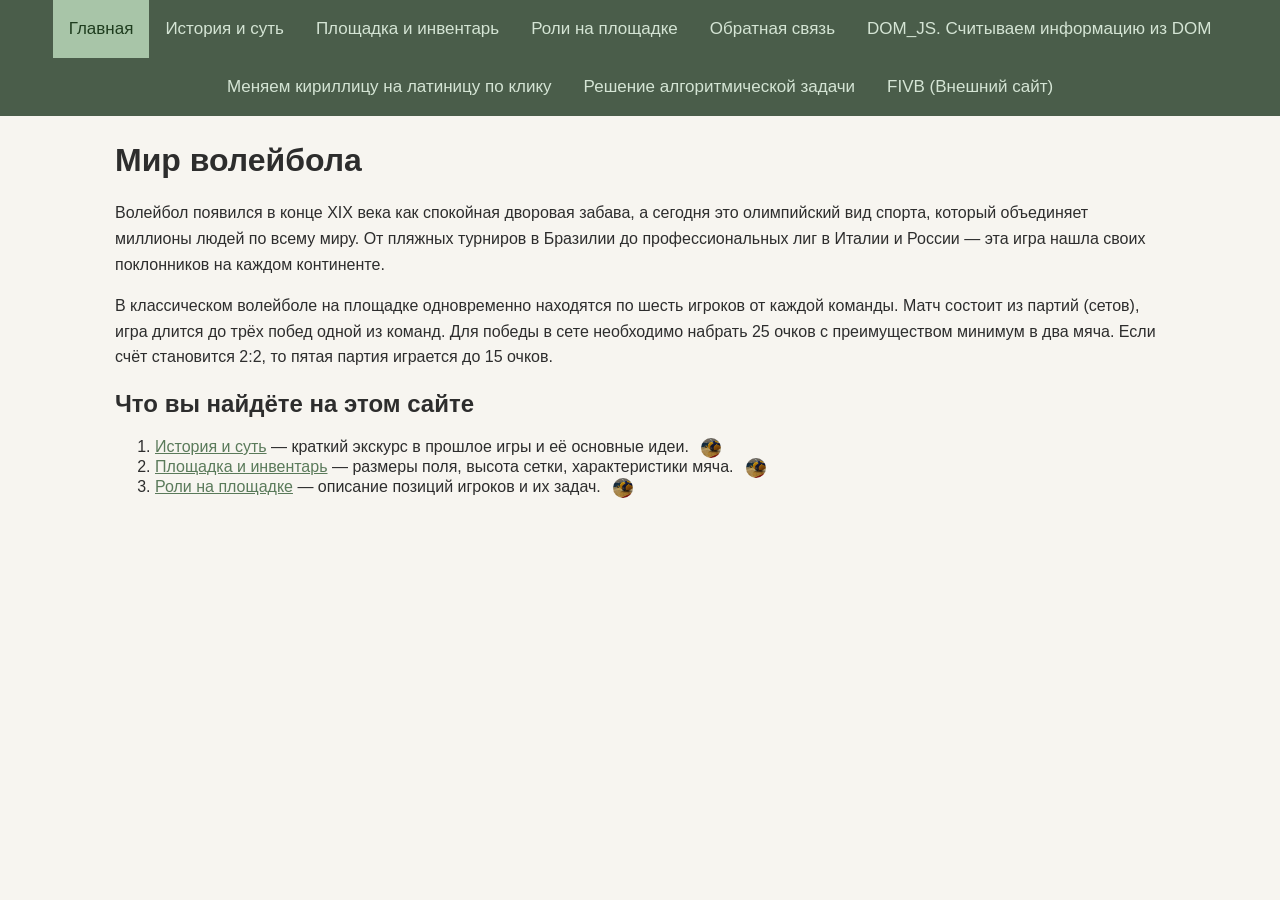
<file: index.html>
<!DOCTYPE html>
<html lang="ru">
<head>
  <meta charset="UTF-8">
  <meta name="viewport" content="width=device-width, initial-scale=1.0">
  <title>Мир волейбола - Главная</title>
  <link rel="stylesheet" href="css/style.css">
  <style>
    .nav-icon {
      width: 20px;
      height: 20px;
      vertical-align: middle;
      margin-left: 8px;
      border: 0;
      border-radius: 50%;
    }
  </style>
</head>
<body>

<ul id="site-nav">
  <li><a href="index.html" target="_self" aria-current="page" title="Текущая страница">Главная</a></li>
  <li><a href="about.html" target="_self">История и суть</a></li>
  <li><a href="equipment.html" target="_self">Площадка и инвентарь</a></li>
  <li><a href="roles.html" target="_self">Роли на площадке</a></li>
  <li><a href="contact.html" target="_self">Обратная связь</a></li>
  <li><a href="dom-read.html" target="_self">DOM_JS. Считываем информацию из DOM</a></li>
  <li><a href="dom-change.html" target="_self">Меняем кириллицу на латиницу по клику</a></li>
  <li><a href="task-1013.html" target="_self">Решение алгоритмической задачи</a></li>
  <li><a href="https://www.fivb.com/" target="_blank" rel="noopener noreferrer">FIVB (Внешний сайт)</a></li>
</ul>

<main>
  <h1>Мир волейбола</h1>
  
  <p>Волейбол появился в конце XIX века как спокойная дворовая забава, а сегодня это олимпийский вид спорта, который объединяет миллионы людей по всему миру. От пляжных турниров в Бразилии до профессиональных лиг в Италии и России — эта игра нашла своих поклонников на каждом континенте.</p>
  
  <p>В классическом волейболе на площадке одновременно находятся по шесть игроков от каждой команды. Матч состоит из партий (сетов), игра длится до трёх побед одной из команд. Для победы в сете необходимо набрать 25 очков с преимуществом минимум в два мяча. Если счёт становится 2:2, то пятая партия играется до 15 очков.</p>

  <h2>Что вы найдёте на этом сайте</h2>
  <ol>
    <li>
      <a href="about.html" target="_self">История и суть</a> — краткий экскурс в прошлое игры и её основные идеи.
      <a href="about.html" target="_self" title="Перейти к разделу «История и суть»">
        <img src="images/volleyball.jpg" alt="" class="nav-icon">
      </a>
    </li>
    <li>
      <a href="equipment.html" target="_self">Площадка и инвентарь</a> — размеры поля, высота сетки, характеристики мяча.
      <a href="equipment.html" target="_self" title="Перейти к разделу «Площадка и инвентарь»">
        <img src="images/volleyball.jpg" alt="" class="nav-icon">
      </a>
    </li>
    <li>
      <a href="roles.html" target="_self">Роли на площадке</a> — описание позиций игроков и их задач.
      <a href="roles.html" target="_self" title="Перейти к разделу «Роли на площадке»">
        <img src="images/volleyball.jpg" alt="" class="nav-icon">
      </a>
    </li>
  </ol>
</main>

</body>
</html>
</file>
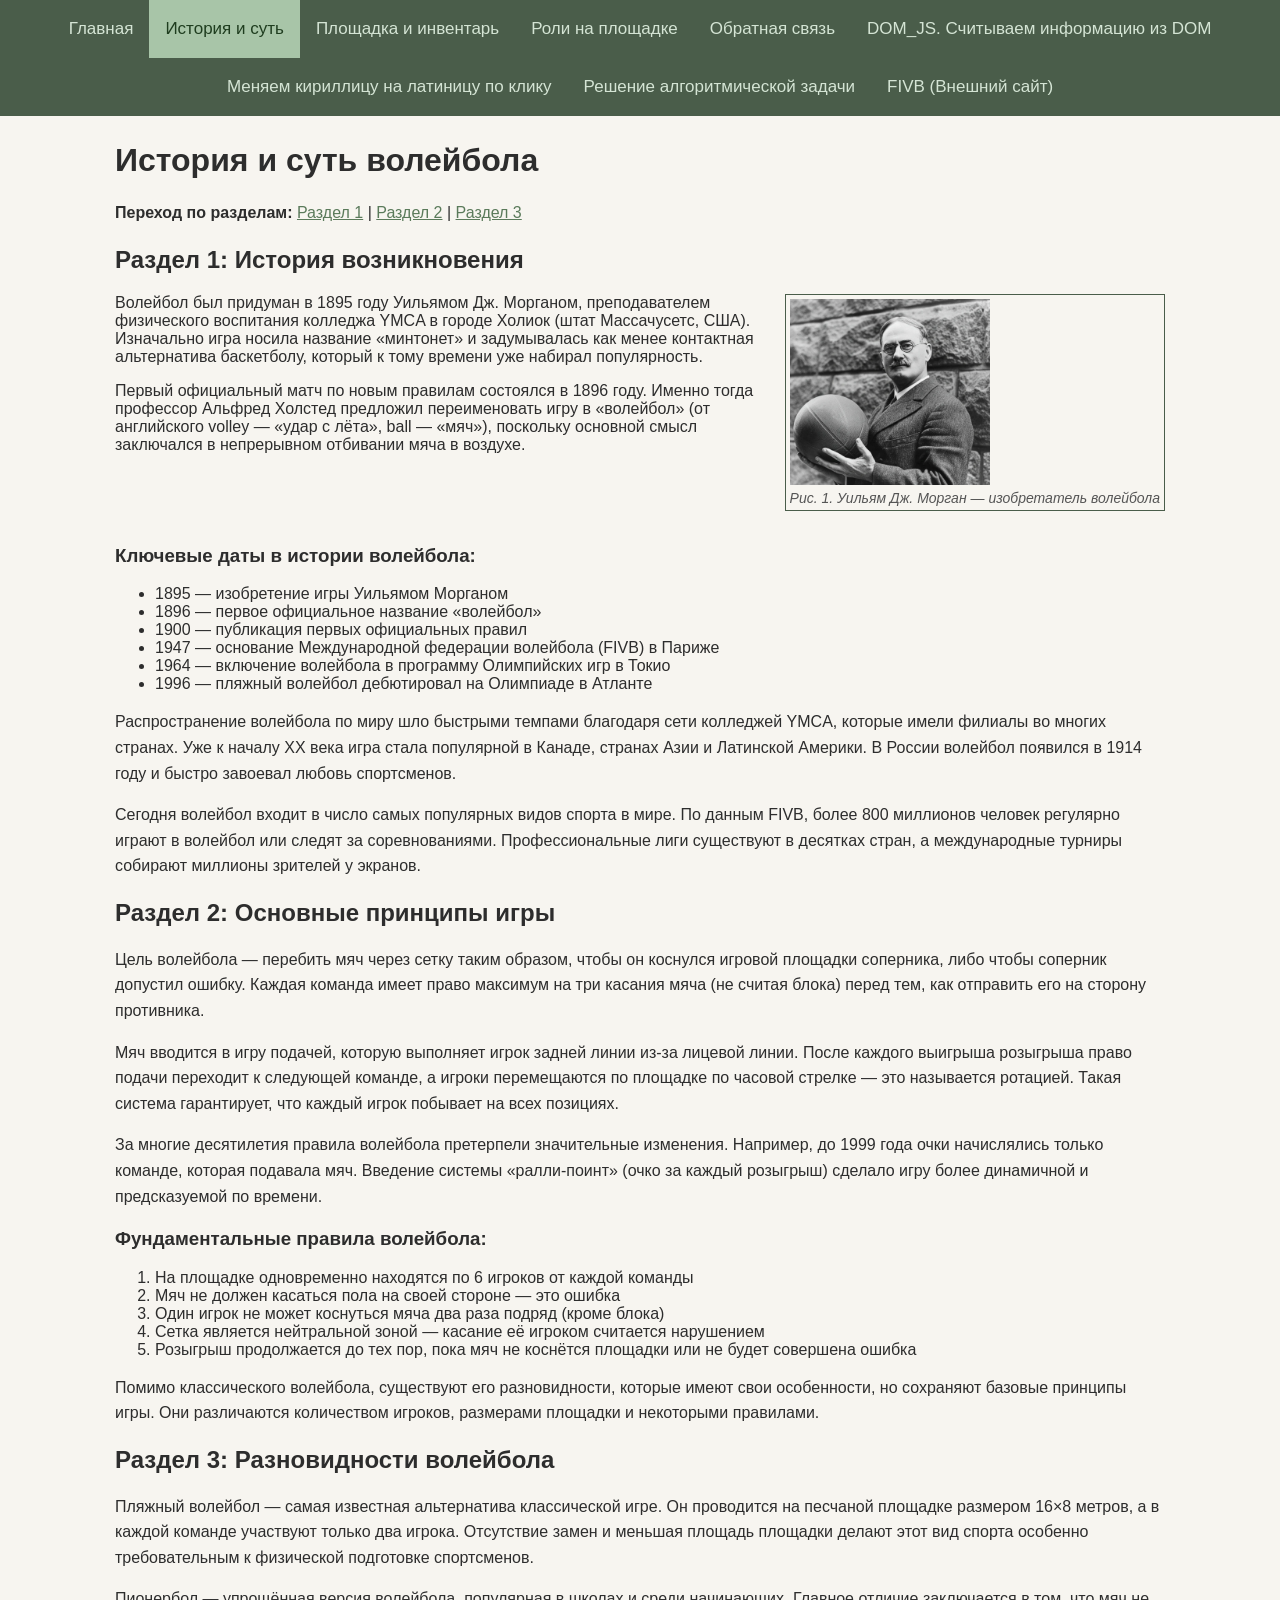
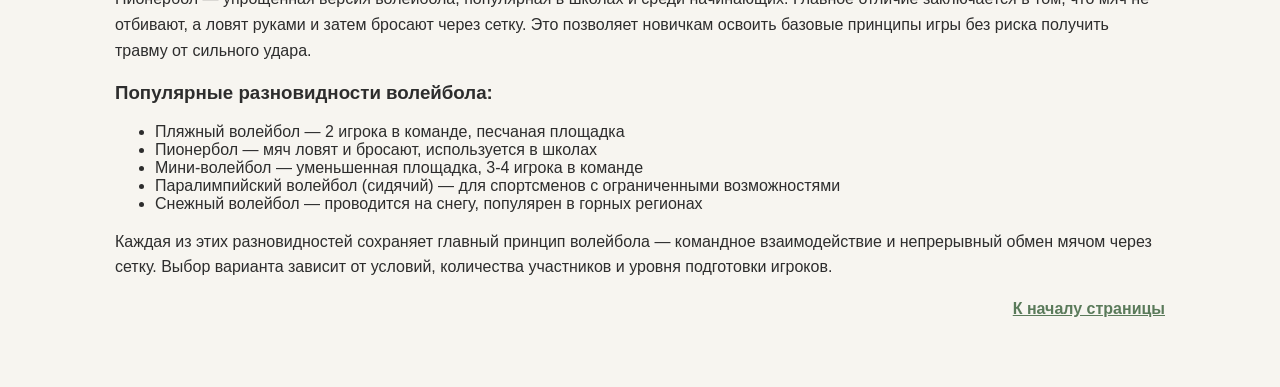
<file: about.html>
<!DOCTYPE html>
<html lang="ru">
<head>
  <meta charset="UTF-8">
  <meta name="viewport" content="width=device-width, initial-scale=1.0">
  <title>История и суть волейбола</title>
  <link rel="stylesheet" href="css/style.css">
  <style>
    .portrait {
      float: right;
      margin: 0 0 15px 20px;
      border: 1px solid #4a5d4a;
      padding: 4px;
      background-color: #f7f5f0;
    }

    .portrait img {
      display: block;
    }

    .portrait p {
      margin: 5px 0 0 0;
      font-size: 14px;
      color: #555;
      text-align: center;
      font-style: italic;
    }

    .clearfix::after {
      content: "";
      display: table;
      clear: both;
    }
  </style>
</head>
<body>

<ul id="site-nav">
  <li><a href="index.html" target="_self">Главная</a></li>
  <li><a href="about.html" target="_self" aria-current="page" title="Текущая страница">История и суть</a></li>
  <li><a href="equipment.html" target="_self">Площадка и инвентарь</a></li>
  <li><a href="roles.html" target="_self">Роли на площадке</a></li>
  <li><a href="contact.html" target="_self">Обратная связь</a></li>
  <li><a href="dom-read.html" target="_self">DOM_JS. Считываем информацию из DOM</a></li>
  <li><a href="dom-change.html" target="_self">Меняем кириллицу на латиницу по клику</a></li>
  <li><a href="task-1013.html" target="_self">Решение алгоритмической задачи</a></li>
  <li><a href="https://www.fivb.com/" target="_blank" rel="noopener noreferrer">FIVB (Внешний сайт)</a></li>
</ul>

<main>
  <h1 id="top">История и суть волейбола</h1>

  <p>
    <strong>Переход по разделам:</strong>
    <a href="#section1" target="_self">Раздел 1</a> |
    <a href="#section2" target="_self">Раздел 2</a> |
    <a href="#section3" target="_self">Раздел 3</a>
  </p>

  <h2 id="section1">Раздел 1: История возникновения</h2>

  <div class="clearfix">
    <div class="portrait">
      <img src="images/morgan.jpg" alt="Уильям Дж. Морган" width="200">
      <p>Рис. 1. Уильям Дж. Морган — изобретатель волейбола</p>
    </div>

    <p>Волейбол был придуман в 1895 году Уильямом Дж. Морганом, преподавателем физического воспитания колледжа YMCA в городе Холиок (штат Массачусетс, США). Изначально игра носила название «минтонет» и задумывалась как менее контактная альтернатива баскетболу, который к тому времени уже набирал популярность.</p>

    <p>Первый официальный матч по новым правилам состоялся в 1896 году. Именно тогда профессор Альфред Холстед предложил переименовать игру в «волейбол» (от английского volley — «удар с лёта», ball — «мяч»), поскольку основной смысл заключался в непрерывном отбивании мяча в воздухе.</p>
  </div>

  <h3>Ключевые даты в истории волейбола:</h3>
  <ul>
    <li>1895 — изобретение игры Уильямом Морганом</li>
    <li>1896 — первое официальное название «волейбол»</li>
    <li>1900 — публикация первых официальных правил</li>
    <li>1947 — основание Международной федерации волейбола (FIVB) в Париже</li>
    <li>1964 — включение волейбола в программу Олимпийских игр в Токио</li>
    <li>1996 — пляжный волейбол дебютировал на Олимпиаде в Атланте</li>
  </ul>

  <p>Распространение волейбола по миру шло быстрыми темпами благодаря сети колледжей YMCA, которые имели филиалы во многих странах. Уже к началу XX века игра стала популярной в Канаде, странах Азии и Латинской Америки. В России волейбол появился в 1914 году и быстро завоевал любовь спортсменов.</p>

  <p>Сегодня волейбол входит в число самых популярных видов спорта в мире. По данным FIVB, более 800 миллионов человек регулярно играют в волейбол или следят за соревнованиями. Профессиональные лиги существуют в десятках стран, а международные турниры собирают миллионы зрителей у экранов.</p>

  <h2 id="section2">Раздел 2: Основные принципы игры</h2>

  <p>Цель волейбола — перебить мяч через сетку таким образом, чтобы он коснулся игровой площадки соперника, либо чтобы соперник допустил ошибку. Каждая команда имеет право максимум на три касания мяча (не считая блока) перед тем, как отправить его на сторону противника.</p>

  <p>Мяч вводится в игру подачей, которую выполняет игрок задней линии из-за лицевой линии. После каждого выигрыша розыгрыша право подачи переходит к следующей команде, а игроки перемещаются по площадке по часовой стрелке — это называется ротацией. Такая система гарантирует, что каждый игрок побывает на всех позициях.</p>

  <p>За многие десятилетия правила волейбола претерпели значительные изменения. Например, до 1999 года очки начислялись только команде, которая подавала мяч. Введение системы «ралли-поинт» (очко за каждый розыгрыш) сделало игру более динамичной и предсказуемой по времени.</p>

  <h3>Фундаментальные правила волейбола:</h3>
  <ol>
    <li>На площадке одновременно находятся по 6 игроков от каждой команды</li>
    <li>Мяч не должен касаться пола на своей стороне — это ошибка</li>
    <li>Один игрок не может коснуться мяча два раза подряд (кроме блока)</li>
    <li>Сетка является нейтральной зоной — касание её игроком считается нарушением</li>
    <li>Розыгрыш продолжается до тех пор, пока мяч не коснётся площадки или не будет совершена ошибка</li>
  </ol>

  <p>Помимо классического волейбола, существуют его разновидности, которые имеют свои особенности, но сохраняют базовые принципы игры. Они различаются количеством игроков, размерами площадки и некоторыми правилами.</p>

  <h2 id="section3">Раздел 3: Разновидности волейбола</h2>

  <p>Пляжный волейбол — самая известная альтернатива классической игре. Он проводится на песчаной площадке размером 16×8 метров, а в каждой команде участвуют только два игрока. Отсутствие замен и меньшая площадь площадки делают этот вид спорта особенно требовательным к физической подготовке спортсменов.</p>

  <p>Пионербол — упрощённая версия волейбола, популярная в школах и среди начинающих. Главное отличие заключается в том, что мяч не отбивают, а ловят руками и затем бросают через сетку. Это позволяет новичкам освоить базовые принципы игры без риска получить травму от сильного удара.</p>

  <h3>Популярные разновидности волейбола:</h3>
  <ul>
    <li>Пляжный волейбол — 2 игрока в команде, песчаная площадка</li>
    <li>Пионербол — мяч ловят и бросают, используется в школах</li>
    <li>Мини-волейбол — уменьшенная площадка, 3-4 игрока в команде</li>
    <li>Паралимпийский волейбол (сидячий) — для спортсменов с ограниченными возможностями</li>
    <li>Снежный волейбол — проводится на снегу, популярен в горных регионах</li>
  </ul>

  <p>Каждая из этих разновидностей сохраняет главный принцип волейбола — командное взаимодействие и непрерывный обмен мячом через сетку. Выбор варианта зависит от условий, количества участников и уровня подготовки игроков.</p>

  <p style="text-align: right;">
    <a href="#top" target="_self" style="font-weight: bold;">К началу страницы</a>
  </p>
</main>

</body>
</html>
</file>
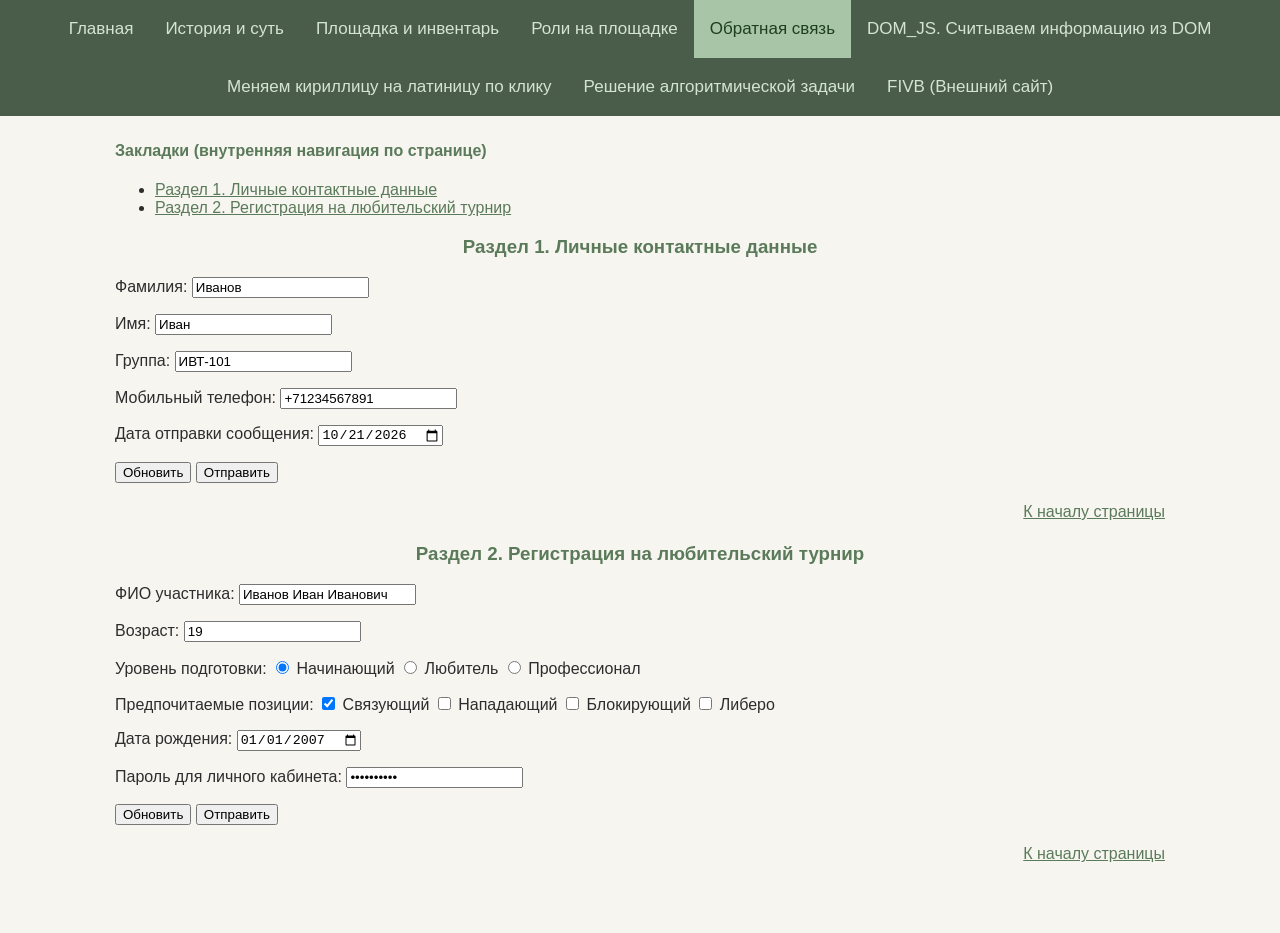
<file: contact.html>
<!DOCTYPE html>
<html lang="ru">
<head>
  <meta charset="UTF-8">
  <meta name="viewport" content="width=device-width, initial-scale=1.0">
  <title>Обратная связь</title>
  <link rel="stylesheet" href="css/style.css">
</head>
<body>

<ul id="site-nav">
  <li><a href="index.html" target="_self">Главная</a></li>
  <li><a href="about.html" target="_self">История и суть</a></li>
  <li><a href="equipment.html" target="_self">Площадка и инвентарь</a></li>
  <li><a href="roles.html" target="_self">Роли на площадке</a></li>
  <li><a href="contact.html" target="_self" aria-current="page" title="Текущая страница">Обратная связь</a></li>
  <li><a href="dom-read.html" target="_self">DOM_JS. Считываем информацию из DOM</a></li>
  <li><a href="dom-change.html" target="_self">Меняем кириллицу на латиницу по клику</a></li>
  <li><a href="task-1013.html" target="_self">Решение алгоритмической задачи</a></li>
  <li><a href="https://www.fivb.com/" target="_blank" rel="noopener noreferrer">FIVB (Внешний сайт)</a></li>
</ul>

<main>

<a id="top"><h4>Закладки (внутренняя навигация по странице)</h4></a>
<ul>
  <li><a href="#contacts" target="_self">Раздел 1. Личные контактные данные</a></li>
  <li><a href="#order" target="_self">Раздел 2. Регистрация на любительский турнир</a></li>
</ul>

<h3 align="center"><a id="contacts">Раздел 1. Личные контактные данные</a></h3>

<form action="https://www.bing.com/search" method="get" target="_blank" novalidate>
  <input type="hidden" name="q" value="Контактная форма КР1 Иванов Иван">
  
  <p>Фамилия: <input type="text" name="last_name" value="Иванов"></p>
  <p>Имя: <input type="text" name="first_name" value="Иван"></p>
  <p>Группа: <input type="text" name="group" value="ИВТ-101"></p>
  <p>Мобильный телефон: <input type="tel" name="mobile_phone" value="+71234567891"></p>
  <p>Дата отправки сообщения: <input type="date" name="message_date" value="2026-10-21"></p>
  <p>
    <input type="reset" value="Обновить">
    <input type="submit" value="Отправить">
  </p>
</form>

<p align="right"><a href="#top" target="_self">К началу страницы</a></p>

<h3 align="center"><a id="order">Раздел 2. Регистрация на любительский турнир</a></h3>

<form action="https://www.bing.com/search" method="get" target="_blank" novalidate>
  <input type="hidden" name="q" value="Регистрация на турнир по волейболу">
  <input type="hidden" name="form_kind" value="volleyball_tournament_registration">

  <p>ФИО участника: <input type="text" name="player_name" value="Иванов Иван Иванович"></p>
  <p>Возраст: <input type="number" name="player_age" value="19" min="14"></p>

  <p>Уровень подготовки:
    <input type="radio" name="skill_level" value="beginner" checked> Начинающий
    <input type="radio" name="skill_level" value="amateur"> Любитель
    <input type="radio" name="skill_level" value="professional"> Профессионал
  </p>

  <p>Предпочитаемые позиции:
    <input type="checkbox" name="position" value="setter" checked> Связующий
    <input type="checkbox" name="position" value="hitter"> Нападающий
    <input type="checkbox" name="position" value="blocker"> Блокирующий
    <input type="checkbox" name="position" value="libero"> Либеро
  </p>

  <p>Дата рождения: <input type="date" name="birth_date" value="2007-01-01"></p>
  <p>Пароль для личного кабинета: <input type="password" name="account_password" value="volley2026"></p>
  
  <p>
    <input type="reset" value="Обновить">
    <input type="submit" value="Отправить">
  </p>
</form>

<p align="right"><a href="#top" target="_self">К началу страницы</a></p>

</main>
</body>
</html>
</file>
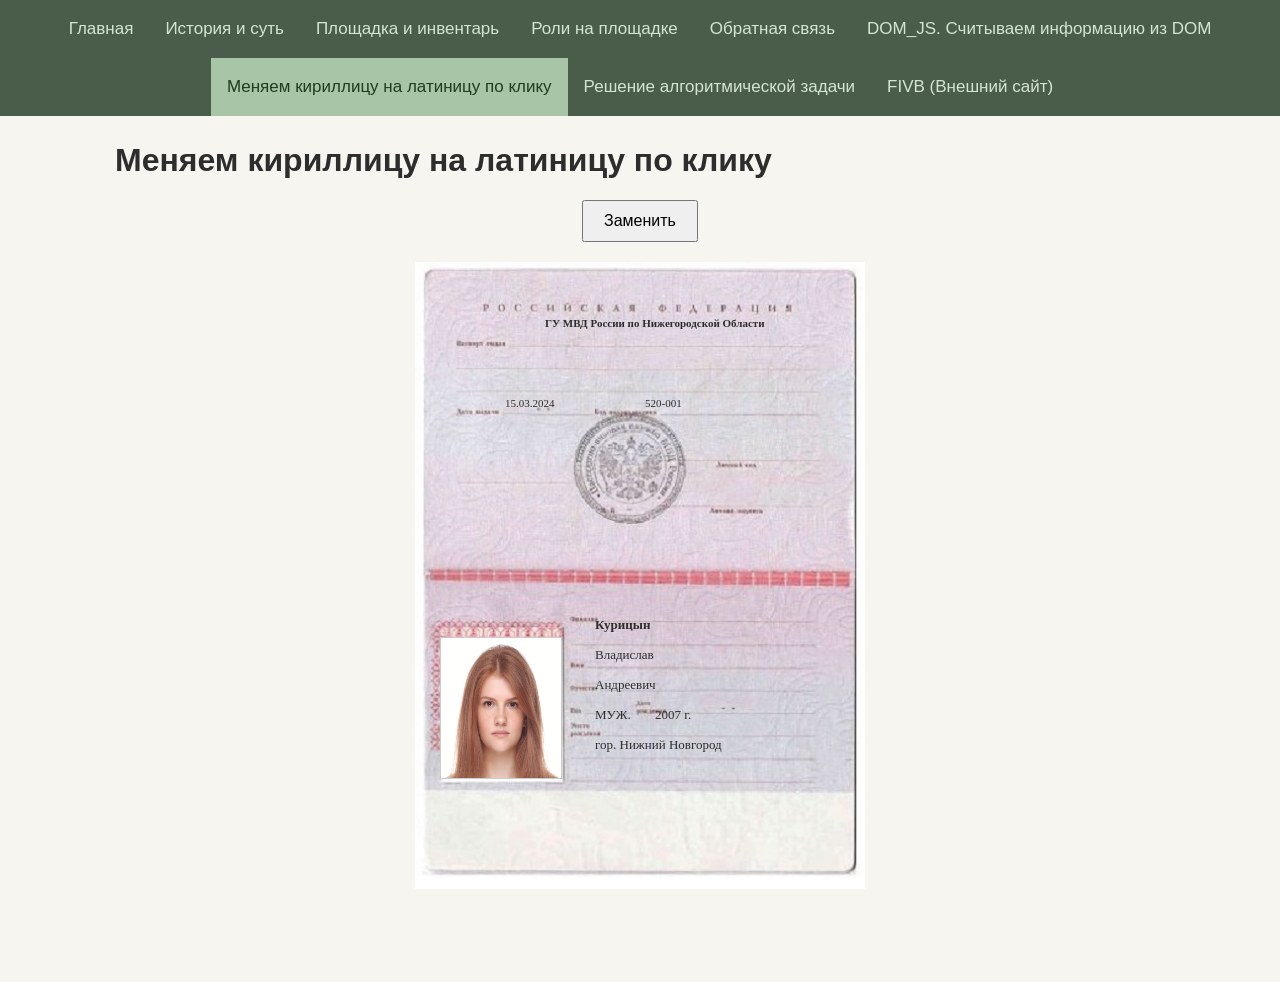
<file: dom-change.html>
<!DOCTYPE html>
<html>
<head>
  <meta charset="UTF-8">
  <title>Меняем кириллицу на латиницу по клику</title>
  <link rel="stylesheet" href="css/style.css">
  <style type="text/css">
    .passport-wrapper {
      position: relative;
      width: 450px;
      height: 650px;
      background-image: url('images/passport-template.png');
      background-size: contain;
      background-repeat: no-repeat;
      margin: 20px auto;
    }
    
    .passport-wrapper div {
      position: absolute;
      margin: 0;
    }
    
    .block1 {
      left: 130px;
      top: 55px;
      font: bold 11px serif;
    }
    
    .block2 {
      left: 90px;
      top: 135px;
      font: 11px serif;
    }
    
    .block3 {
      left: 230px;
      top: 135px;
      font: 11px serif;
    }
    
    .block4 {
      left: 180px;
      top: 355px;
      font: bold 13px serif;
    }
    
    .block5 {
      left: 180px;
      top: 385px;
      font: 13px serif;
    }
    
    .block6 {
      left: 180px;
      top: 415px;
      font: 13px serif;
    }
    
    .block7 {
      left: 180px;
      top: 445px;
      font: 13px serif;
    }
    
    .block8 {
      left: 240px;
      top: 445px;
      font: 13px serif;
    }
    
    .block9 {
      left: 180px;
      top: 475px;
      font: 13px serif;
    }
    
    .photo {
      left: 25px;
      top: 375px;
    }
    
    .photo img {
      width: 120px;
      height: 140px;
      border: 1px solid #ccc;
    }

    .btn-change {
      display: block;
      margin: 20px auto;
      padding: 10px 20px;
      font-size: 16px;
      cursor: pointer;
    }
  </style>
</head>

<body>

<ul id="site-nav">
  <li><a href="index.html" target="_self">Главная</a></li>
  <li><a href="about.html" target="_self">История и суть</a></li>
  <li><a href="equipment.html" target="_self">Площадка и инвентарь</a></li>
  <li><a href="roles.html" target="_self">Роли на площадке</a></li>
  <li><a href="contact.html" target="_self">Обратная связь</a></li>
  <li><a href="dom-read.html" target="_self">DOM_JS. Считываем информацию из DOM</a></li>
  <li><a href="dom-change.html" target="_self" aria-current="page" title="Текущая страница">Меняем кириллицу на латиницу по клику</a></li>
  <li><a href="task-1013.html" target="_self">Решение алгоритмической задачи</a></li>
  <li><a href="https://www.fivb.com/" target="_blank" rel="noopener noreferrer">FIVB (Внешний сайт)</a></li>
</ul>

<main>
  <h1>Меняем кириллицу на латиницу по клику</h1>

  <button id="change" class="btn-change">Заменить</button>

  <div class="passport-wrapper">
    <div class="block1">ГУ МВД России по Нижегородской Области</div>
    <div class="block2">15.03.2024</div>
    <div class="block3">520-001</div>
    
    <div class="photo"><img src="images/men.jpg" alt="Фото"></div>
    
    <div class="block4">Курицын</div>
    <div class="block5">Владислав</div>
    <div class="block6">Андреевич</div>
    <div class="block7">МУЖ.</div>
    <div class="block8">2007 г.</div>
    <div class="block9">гор. Нижний Новгород</div>
  </div>
</main>

<script src="change.js"></script>

</body>
</html>
</file>
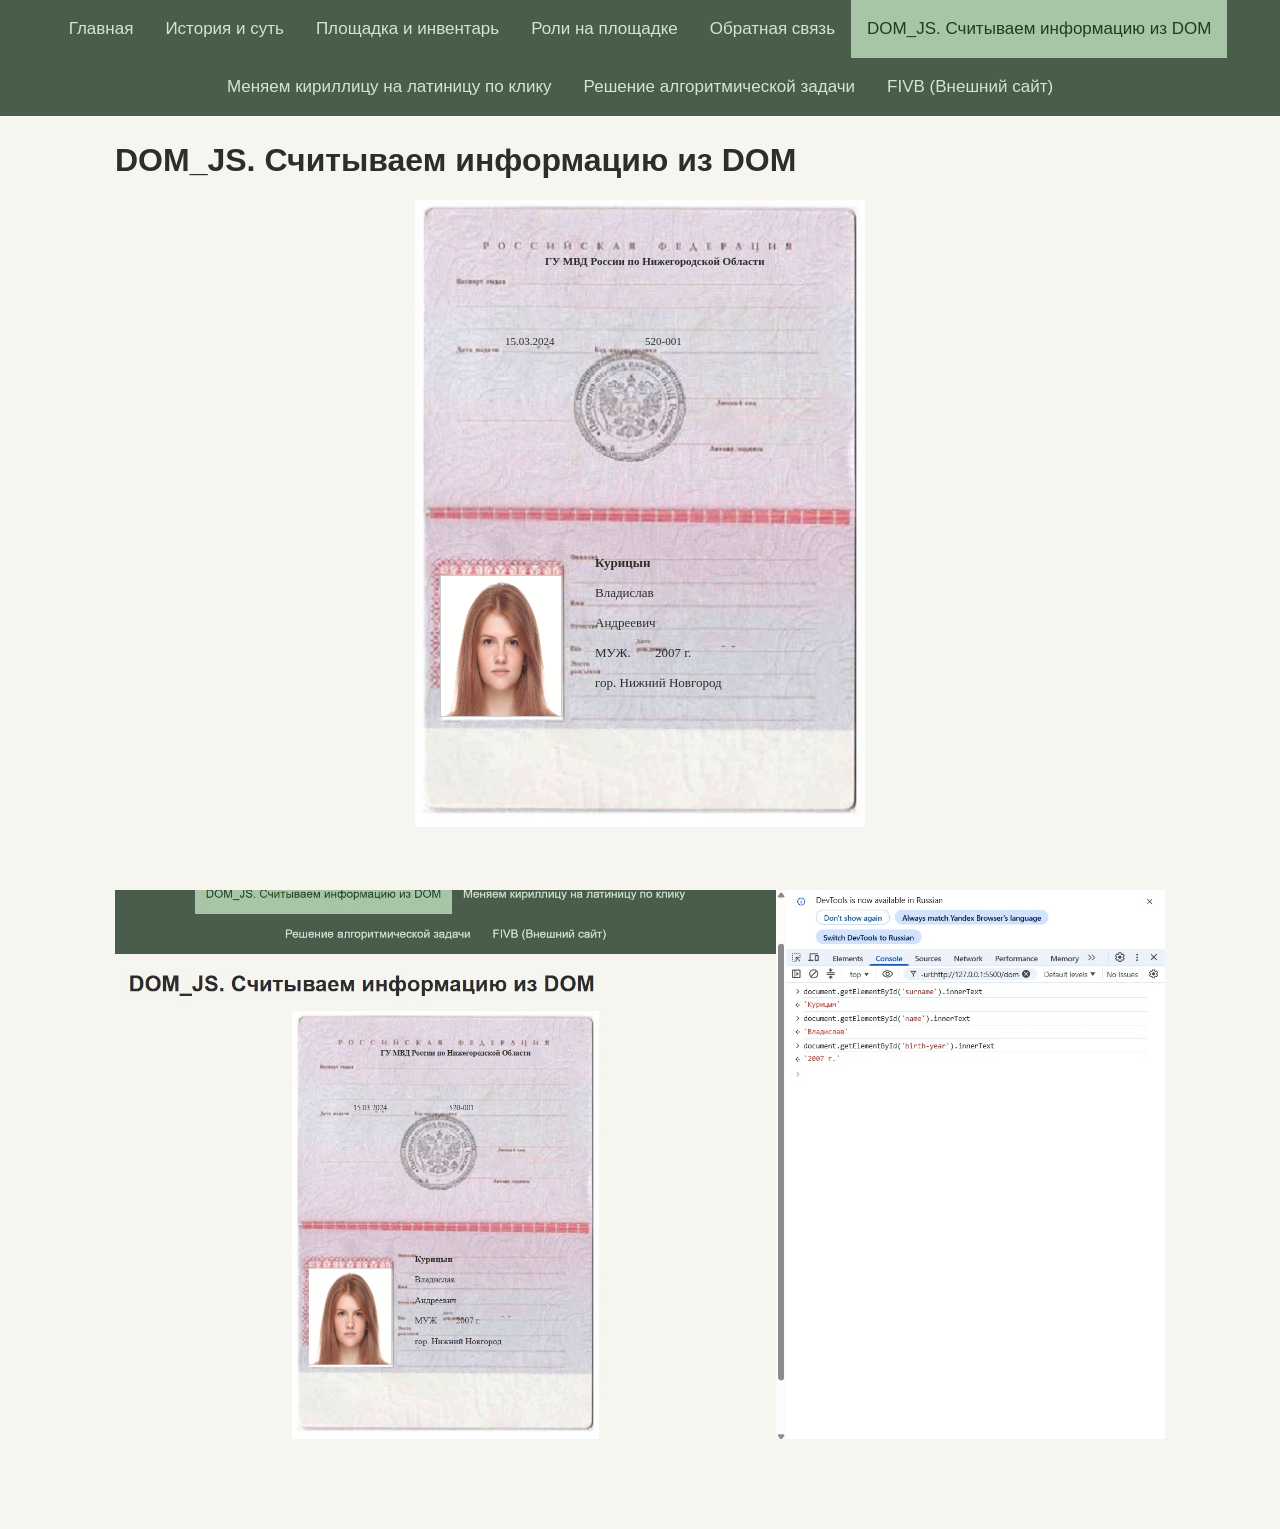
<file: dom-read.html>
<!DOCTYPE html>
<html>
<head>
  <meta charset="UTF-8">
  <title>DOM_JS. Считываем информацию из DOM</title>
  <link rel="stylesheet" href="css/style.css">
  <style type="text/css">
    .passport-wrapper {
      position: relative;
      width: 450px;
      height: 650px;
      background-image: url('images/passport-template.png');
      background-size: contain;
      background-repeat: no-repeat;
      margin: 20px auto;
    }
    
    .passport-wrapper div {
      position: absolute;
      margin: 0;
    }
    
    .block1 {
      left: 130px;
      top: 55px;
      font: bold 11px serif;
    }
    
    .block2 {
      left: 90px;
      top: 135px;
      font: 11px serif;
    }
    
    .block3 {
      left: 230px;
      top: 135px;
      font: 11px serif;
    }
    
    .block4 {
      left: 180px;
      top: 355px;
      font: bold 13px serif;
    }
    
    .block5 {
      left: 180px;
      top: 385px;
      font: 13px serif;
    }
    
    .block6 {
      left: 180px;
      top: 415px;
      font: 13px serif;
    }
    
    .block7 {
      left: 180px;
      top: 445px;
      font: 13px serif;
    }
    
    .block8 {
      left: 240px;
      top: 445px;
      font: 13px serif;
    }
    
    .block9 {
      left: 180px;
      top: 475px;
      font: 13px serif;
    }
    
    .photo {
      left: 25px;
      top: 375px;
    }
    
    .photo img {
      width: 120px;
      height: 140px;
      border: 1px solid #ccc;
    }
  </style>
</head>

<body>

<ul id="site-nav">
  <li><a href="index.html" target="_self">Главная</a></li>
  <li><a href="about.html" target="_self">История и суть</a></li>
  <li><a href="equipment.html" target="_self">Площадка и инвентарь</a></li>
  <li><a href="roles.html" target="_self">Роли на площадке</a></li>
  <li><a href="contact.html" target="_self">Обратная связь</a></li>
  <li><a href="dom-read.html" target="_self" aria-current="page" title="Текущая страница">DOM_JS. Считываем информацию из DOM</a></li>
  <li><a href="dom-change.html" target="_self">Меняем кириллицу на латиницу по клику</a></li>
  <li><a href="task-1013.html" target="_self">Решение алгоритмической задачи</a></li>
  <li><a href="https://www.fivb.com/" target="_blank" rel="noopener noreferrer">FIVB (Внешний сайт)</a></li>
</ul>

<main>
  <h1>DOM_JS. Считываем информацию из DOM</h1>

  <div class="passport-wrapper">
    <div class="block1" id="issuer">ГУ МВД России по Нижегородской Области</div>
    <div class="block2" id="issue-date">15.03.2024</div>
    <div class="block3" id="issue-code">520-001</div>
    
    <div class="photo"><img src="images/men.jpg" alt="Фото"></div>
    
    <div class="block4" id="surname">Курицын</div>
    <div class="block5" id="name">Владислав</div>
    <div class="block6" id="patronymic">Андреевич</div>
    <div class="block7" id="sex">МУЖ.</div>
    <div class="block8" id="birth-year">2007 г.</div>
    <div class="block9" id="birth-place">гор. Нижний Новгород</div>
  </div>

  <img src="images/screenshot-dom.png" alt="Скриншот" style="display: block; margin: 40px auto; max-width: 100%;">
</main>

</body>
</html>
</file>
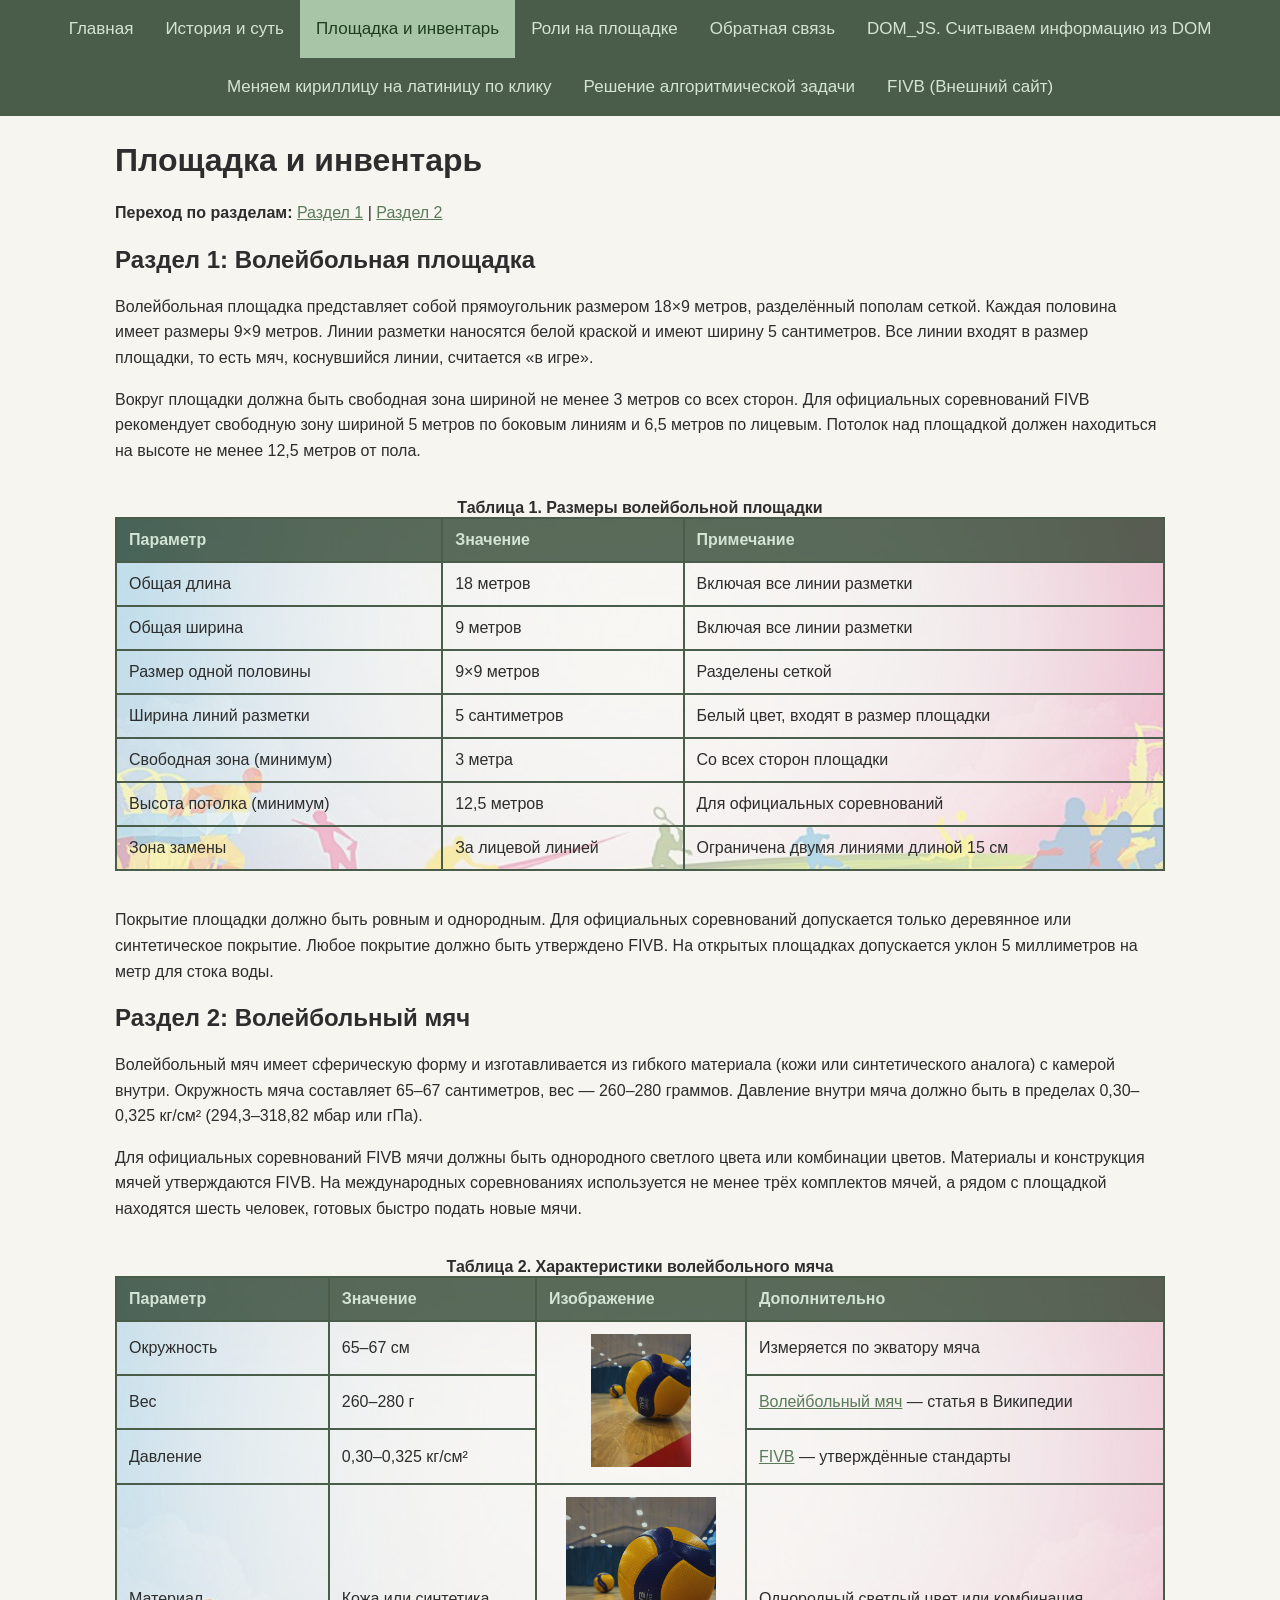
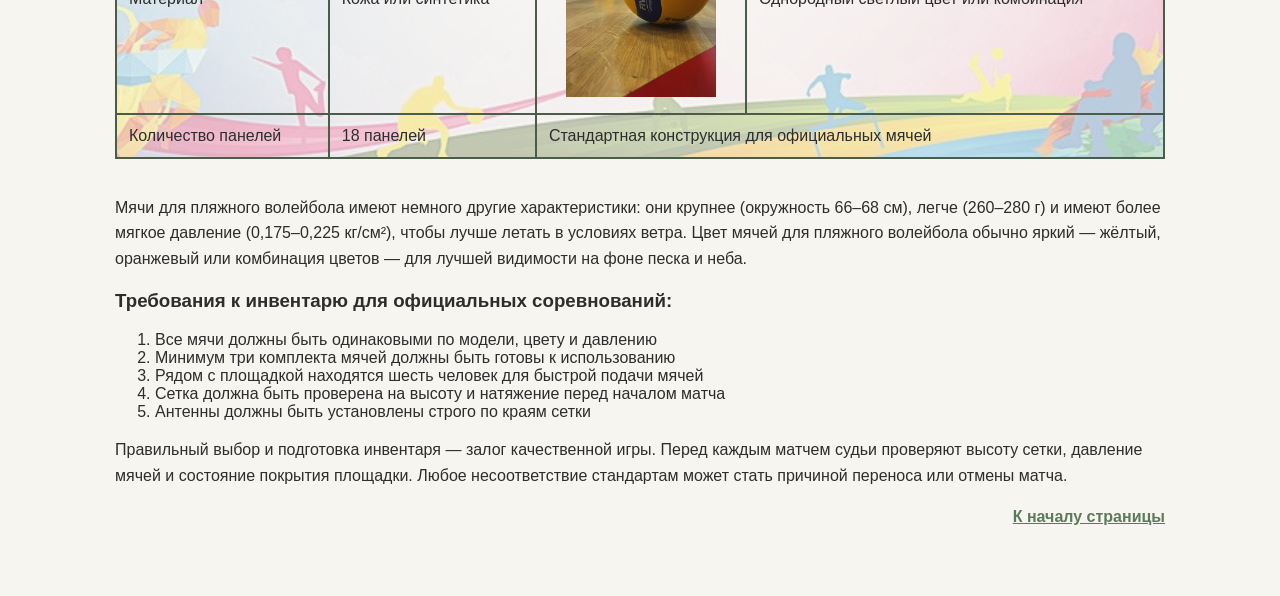
<file: equipment.html>
<!DOCTYPE html>
<html lang="ru">
<head>
  <meta charset="UTF-8">
  <meta name="viewport" content="width=device-width, initial-scale=1.0">
  <title>Площадка и инвентарь</title>
  <link rel="stylesheet" href="css/style.css">
  <style>
    .equipment-table {
      width: 100%;
      border-collapse: collapse;
      margin: 20px 0;
      background-image: url('images/court-bg.jpg');
      background-size: cover;
      background-position: center;
      background-repeat: no-repeat;
    }

    .equipment-table th,
    .equipment-table td {
      border: 2px solid #4a5d4a;
      padding: 12px;
      text-align: left;
      background-color: rgba(247, 245, 240, 0.7);
    }

    .equipment-table th {
      background-color: rgba(74, 93, 74, 0.9);
      color: #d4e4d4;
      font-weight: bold;
    }

    .equipment-table img {
      max-width: 100%;
      height: auto;
    }

    .table-scroll {
      overflow-x: auto;
    }
  </style>
</head>
<body>

<ul id="site-nav">
  <li><a href="index.html" target="_self">Главная</a></li>
  <li><a href="about.html" target="_self">История и суть</a></li>
  <li><a href="equipment.html" target="_self" aria-current="page" title="Текущая страница">Площадка и инвентарь</a></li>
  <li><a href="roles.html" target="_self">Роли на площадке</a></li>
  <li><a href="contact.html" target="_self">Обратная связь</a></li>
  <li><a href="dom-read.html" target="_self">DOM_JS. Считываем информацию из DOM</a></li>
  <li><a href="dom-change.html" target="_self">Меняем кириллицу на латиницу по клику</a></li>
  <li><a href="task-1013.html" target="_self">Решение алгоритмической задачи</a></li>
  <li><a href="https://www.fivb.com/" target="_blank" rel="noopener noreferrer">FIVB (Внешний сайт)</a></li>
</ul>

<main>
  <h1 id="top">Площадка и инвентарь</h1>

  <p>
    <strong>Переход по разделам:</strong>
    <a href="#section1" target="_self">Раздел 1</a> |
    <a href="#section2" target="_self">Раздел 2</a>
  </p>

  <h2 id="section1">Раздел 1: Волейбольная площадка</h2>

  <p>Волейбольная площадка представляет собой прямоугольник размером 18×9 метров, разделённый пополам сеткой. Каждая половина имеет размеры 9×9 метров. Линии разметки наносятся белой краской и имеют ширину 5 сантиметров. Все линии входят в размер площадки, то есть мяч, коснувшийся линии, считается «в игре».</p>

  <p>Вокруг площадки должна быть свободная зона шириной не менее 3 метров со всех сторон. Для официальных соревнований FIVB рекомендует свободную зону шириной 5 метров по боковым линиям и 6,5 метров по лицевым. Потолок над площадкой должен находиться на высоте не менее 12,5 метров от пола.</p>

  <div class="table-scroll">
    <table class="equipment-table">
      <caption><strong>Таблица 1. Размеры волейбольной площадки</strong></caption>
      <thead>
        <tr>
          <th>Параметр</th>
          <th>Значение</th>
          <th>Примечание</th>
        </tr>
      </thead>
      <tbody>
        <tr>
          <td>Общая длина</td>
          <td>18 метров</td>
          <td>Включая все линии разметки</td>
        </tr>
        <tr>
          <td>Общая ширина</td>
          <td>9 метров</td>
          <td>Включая все линии разметки</td>
        </tr>
        <tr>
          <td>Размер одной половины</td>
          <td>9×9 метров</td>
          <td>Разделены сеткой</td>
        </tr>
        <tr>
          <td>Ширина линий разметки</td>
          <td>5 сантиметров</td>
          <td>Белый цвет, входят в размер площадки</td>
        </tr>
        <tr>
          <td>Свободная зона (минимум)</td>
          <td>3 метра</td>
          <td>Со всех сторон площадки</td>
        </tr>
        <tr>
          <td>Высота потолка (минимум)</td>
          <td>12,5 метров</td>
          <td>Для официальных соревнований</td>
        </tr>
        <tr>
          <td>Зона замены</td>
          <td>За лицевой линией</td>
          <td>Ограничена двумя линиями длиной 15 см</td>
        </tr>
      </tbody>
    </table>
  </div>

  <p>Покрытие площадки должно быть ровным и однородным. Для официальных соревнований допускается только деревянное или синтетическое покрытие. Любое покрытие должно быть утверждено FIVB. На открытых площадках допускается уклон 5 миллиметров на метр для стока воды.</p>

  <h2 id="section2">Раздел 2: Волейбольный мяч</h2>

  <p>Волейбольный мяч имеет сферическую форму и изготавливается из гибкого материала (кожи или синтетического аналога) с камерой внутри. Окружность мяча составляет 65–67 сантиметров, вес — 260–280 граммов. Давление внутри мяча должно быть в пределах 0,30–0,325 кг/см² (294,3–318,82 мбар или гПа).</p>

  <p>Для официальных соревнований FIVB мячи должны быть однородного светлого цвета или комбинации цветов. Материалы и конструкция мячей утверждаются FIVB. На международных соревнованиях используется не менее трёх комплектов мячей, а рядом с площадкой находятся шесть человек, готовых быстро подать новые мячи.</p>

  <div class="table-scroll">
    <table class="equipment-table">
      <caption><strong>Таблица 2. Характеристики волейбольного мяча</strong></caption>
      <thead>
        <tr>
          <th>Параметр</th>
          <th>Значение</th>
          <th>Изображение</th>
          <th>Дополнительно</th>
        </tr>
      </thead>
      <tbody>
        <tr>
          <td>Окружность</td>
          <td>65–67 см</td>
          <td rowspan="3" style="text-align: center; vertical-align: middle;">
            <a href="images/volleyball.jpg" target="_blank" rel="noopener noreferrer" title="Открыть большое изображение мяча">
              <img src="images/volleyball.jpg" alt="Волейбольный мяч (миниатюра)" width="100" height="100">
            </a>
          </td>
          <td>Измеряется по экватору мяча</td>
        </tr>
        <tr>
          <td>Вес</td>
          <td>260–280 г</td>
          <td><a href="https://ru.wikipedia.org/wiki/%D0%92%D0%BE%D0%BB%D0%B5%D0%B9%D0%B1%D0%BE%D0%BB%D1%8C%D0%BD%D1%8B%D0%B9_%D0%BC%D1%8F%D1%87" target="_blank" rel="noopener noreferrer">Волейбольный мяч</a> — статья в Википедии</td>
        </tr>
        <tr>
          <td>Давление</td>
          <td>0,30–0,325 кг/см²</td>
          <td><a href="https://www.fivb.com/" target="_blank" rel="noopener noreferrer">FIVB</a> — утверждённые стандарты</td>
        </tr>
        <tr>
          <td>Материал</td>
          <td>Кожа или синтетика</td>
          <td style="text-align: center;">
            <img src="images/volleyball.jpg" alt="Волейбольный мяч" width="150" height="150">
          </td>
          <td>Однородный светлый цвет или комбинация</td>
        </tr>
        <tr>
          <td>Количество панелей</td>
          <td>18 панелей</td>
          <td colspan="2">Стандартная конструкция для официальных мячей</td>
        </tr>
      </tbody>
    </table>
  </div>

  <p>Мячи для пляжного волейбола имеют немного другие характеристики: они крупнее (окружность 66–68 см), легче (260–280 г) и имеют более мягкое давление (0,175–0,225 кг/см²), чтобы лучше летать в условиях ветра. Цвет мячей для пляжного волейбола обычно яркий — жёлтый, оранжевый или комбинация цветов — для лучшей видимости на фоне песка и неба.</p>

  <h3>Требования к инвентарю для официальных соревнований:</h3>
  <ol>
    <li>Все мячи должны быть одинаковыми по модели, цвету и давлению</li>
    <li>Минимум три комплекта мячей должны быть готовы к использованию</li>
    <li>Рядом с площадкой находятся шесть человек для быстрой подачи мячей</li>
    <li>Сетка должна быть проверена на высоту и натяжение перед началом матча</li>
    <li>Антенны должны быть установлены строго по краям сетки</li>
  </ol>

  <p>Правильный выбор и подготовка инвентаря — залог качественной игры. Перед каждым матчем судьи проверяют высоту сетки, давление мячей и состояние покрытия площадки. Любое несоответствие стандартам может стать причиной переноса или отмены матча.</p>

  <p style="text-align: right;">
    <a href="#top" target="_self" style="font-weight: bold;">К началу страницы</a>
  </p>
</main>

</body>
</html>
</file>
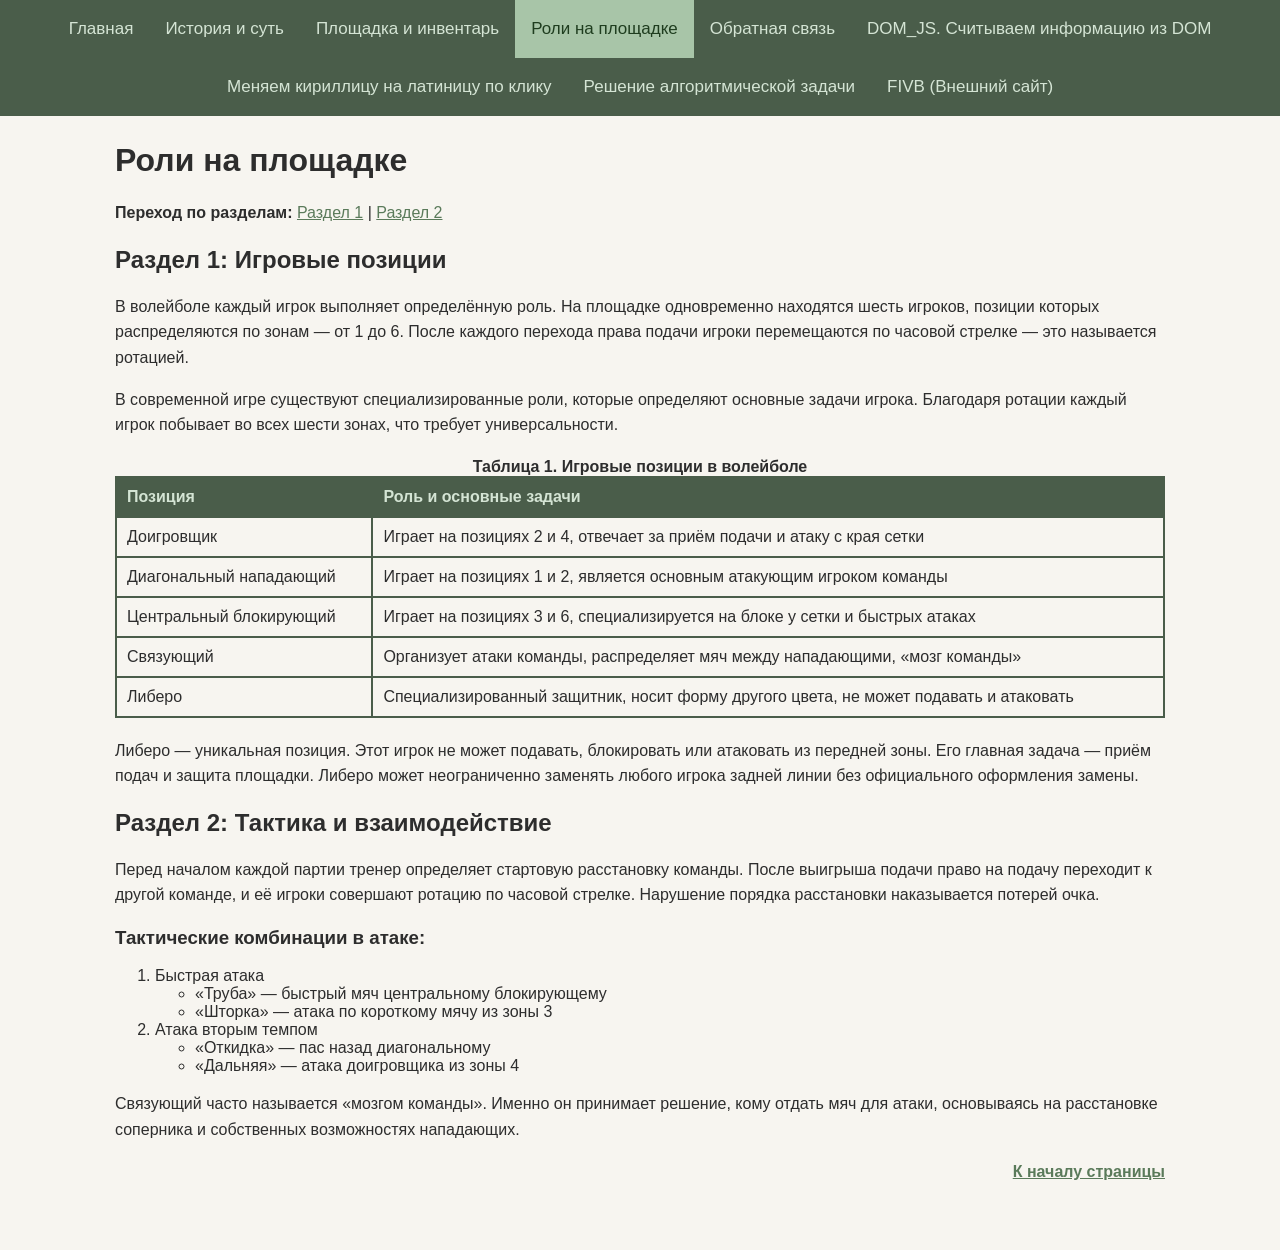
<file: roles.html>
<!DOCTYPE html>
<html lang="ru">
<head>
  <meta charset="UTF-8">
  <meta name="viewport" content="width=device-width, initial-scale=1.0">
  <title>Роли на площадке</title>
  <link rel="stylesheet" href="css/style.css">
  <style>
    .roles-table {
      width: 100%;
      border-collapse: collapse;
      margin: 20px 0;
    }

    .roles-table th,
    .roles-table td {
      border: 2px solid #4a5d4a;
      padding: 10px;
      text-align: left;
    }

    .roles-table th {
      background-color: #4a5d4a;
      color: #d4e4d4;
      font-weight: bold;
    }
  </style>
</head>
<body>

<ul id="site-nav">
  <li><a href="index.html" target="_self">Главная</a></li>
  <li><a href="about.html" target="_self">История и суть</a></li>
  <li><a href="equipment.html" target="_self">Площадка и инвентарь</a></li>
  <li><a href="roles.html" target="_self" aria-current="page" title="Текущая страница">Роли на площадке</a></li>
  <li><a href="contact.html" target="_self">Обратная связь</a></li>
  <li><a href="dom-read.html" target="_self">DOM_JS. Считываем информацию из DOM</a></li>
  <li><a href="dom-change.html" target="_self">Меняем кириллицу на латиницу по клику</a></li>
  <li><a href="task-1013.html" target="_self">Решение алгоритмической задачи</a></li>
  <li><a href="https://www.fivb.com/" target="_blank" rel="noopener noreferrer">FIVB (Внешний сайт)</a></li>
</ul>

<main>
  <h1 id="top">Роли на площадке</h1>

  <p>
    <strong>Переход по разделам:</strong>
    <a href="#section1" target="_self">Раздел 1</a> |
    <a href="#section2" target="_self">Раздел 2</a>
  </p>

  <h2 id="section1">Раздел 1: Игровые позиции</h2>

  <p>В волейболе каждый игрок выполняет определённую роль. На площадке одновременно находятся шесть игроков, позиции которых распределяются по зонам — от 1 до 6. После каждого перехода права подачи игроки перемещаются по часовой стрелке — это называется ротацией.</p>

  <p>В современной игре существуют специализированные роли, которые определяют основные задачи игрока. Благодаря ротации каждый игрок побывает во всех шести зонах, что требует универсальности.</p>

  <table class="roles-table">
    <caption><strong>Таблица 1. Игровые позиции в волейболе</strong></caption>
    <thead>
      <tr>
        <th>Позиция</th>
        <th>Роль и основные задачи</th>
      </tr>
    </thead>
    <tbody>
      <tr>
        <td>Доигровщик</td>
        <td>Играет на позициях 2 и 4, отвечает за приём подачи и атаку с края сетки</td>
      </tr>
      <tr>
        <td>Диагональный нападающий</td>
        <td>Играет на позициях 1 и 2, является основным атакующим игроком команды</td>
      </tr>
      <tr>
        <td>Центральный блокирующий</td>
        <td>Играет на позициях 3 и 6, специализируется на блоке у сетки и быстрых атаках</td>
      </tr>
      <tr>
        <td>Связующий</td>
        <td>Организует атаки команды, распределяет мяч между нападающими, «мозг команды»</td>
      </tr>
      <tr>
        <td>Либеро</td>
        <td>Специализированный защитник, носит форму другого цвета, не может подавать и атаковать</td>
      </tr>
    </tbody>
  </table>

  <p>Либеро — уникальная позиция. Этот игрок не может подавать, блокировать или атаковать из передней зоны. Его главная задача — приём подач и защита площадки. Либеро может неограниченно заменять любого игрока задней линии без официального оформления замены.</p>

  <h2 id="section2">Раздел 2: Тактика и взаимодействие</h2>

  <p>Перед началом каждой партии тренер определяет стартовую расстановку команды. После выигрыша подачи право на подачу переходит к другой команде, и её игроки совершают ротацию по часовой стрелке. Нарушение порядка расстановки наказывается потерей очка.</p>

  <h3>Тактические комбинации в атаке:</h3>
  <ol>
    <li>Быстрая атака
      <ul>
        <li>«Труба» — быстрый мяч центральному блокирующему</li>
        <li>«Шторка» — атака по короткому мячу из зоны 3</li>
      </ul>
    </li>
    <li>Атака вторым темпом
      <ul>
        <li>«Откидка» — пас назад диагональному</li>
        <li>«Дальняя» — атака доигровщика из зоны 4</li>
      </ul>
    </li>
  </ol>

  <p>Связующий часто называется «мозгом команды». Именно он принимает решение, кому отдать мяч для атаки, основываясь на расстановке соперника и собственных возможностях нападающих.</p>

  <p style="text-align: right;">
    <a href="#top" target="_self" style="font-weight: bold;">К началу страницы</a>
  </p>
</main>

</body>
</html>
</file>
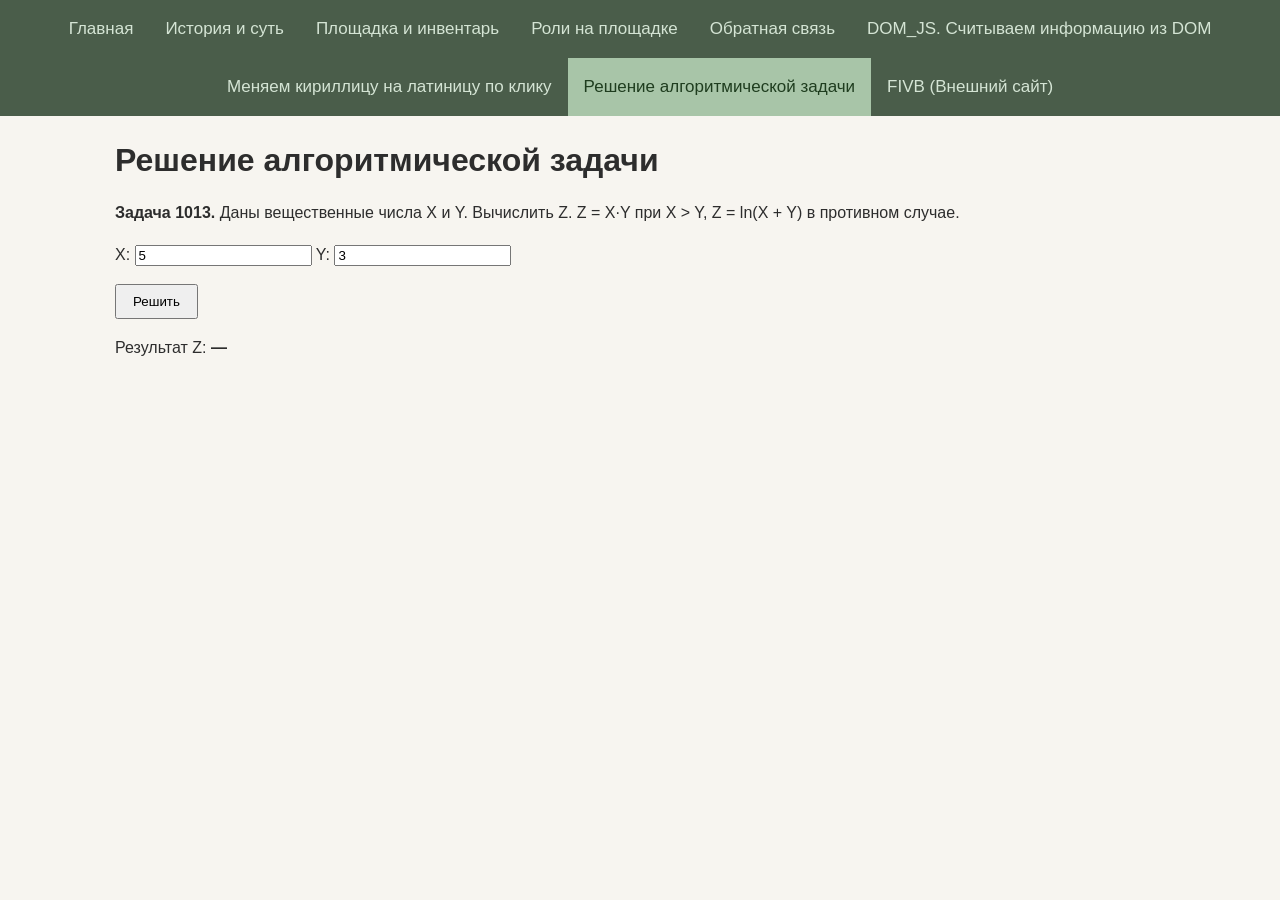
<file: task-1013.html>
<!DOCTYPE html>
<html lang="ru">
<head>
  <meta charset="UTF-8">
  <title>Решение алгоритмической задачи</title>
  <link rel="stylesheet" href="css/style.css">
</head>
<body>

<ul id="site-nav">
  <li><a href="index.html" target="_self">Главная</a></li>
  <li><a href="about.html" target="_self">История и суть</a></li>
  <li><a href="equipment.html" target="_self">Площадка и инвентарь</a></li>
  <li><a href="roles.html" target="_self">Роли на площадке</a></li>
  <li><a href="contact.html" target="_self">Обратная связь</a></li>
  <li><a href="dom-read.html" target="_self">DOM_JS. Считываем информацию из DOM</a></li>
  <li><a href="dom-change.html" target="_self">Меняем кириллицу на латиницу по клику</a></li>
  <li><a href="task-1013.html" target="_self" aria-current="page" title="Текущая страница">Решение алгоритмической задачи</a></li>
  <li><a href="https://www.fivb.com/" target="_blank" rel="noopener noreferrer">FIVB (Внешний сайт)</a></li>
</ul>

<main>
  <h1>Решение алгоритмической задачи</h1>

  <p><strong>Задача 1013.</strong> Даны вещественные числа X и Y. Вычислить Z. Z = X·Y при X > Y, Z = ln(X + Y) в противном случае.</p>

  <p>
    X: <input type="number" id="x" value="5" step="any">
    Y: <input type="number" id="y" value="3" step="any">
  </p>

  <p>
    <button id="solve-btn" style="padding: 8px 16px; cursor: pointer;">Решить</button>
  </p>

  <p>Результат Z: <strong id="result">—</strong></p>
</main>

<script src="task-1013.js"></script>

</body>
</html>
</file>
<file: css/style.css>
body {
  margin: 0;
  color: #2d2d2d;
  background: #f7f5f0;
  font-family: Arial, sans-serif;
}

#site-nav {
  display: flex;
  flex-wrap: wrap;
  justify-content: center;
  margin: 0;
  padding: 0;
  list-style: none;
  background: #4a5d4a;
  font-size: 17px;
}

#site-nav li a {
  display: block;
  padding: 19px 16px;
  color: #d4e4d4;
  text-decoration: none;
}

#site-nav li a:hover {
  color: #ffffff;
  background: #5f7a5f;
}

#site-nav li a[aria-current="page"] {
  color: #1f3d1f;
  background: #a8c5a8;
}

main {
  max-width: 1050px;
  margin: 26px auto;
  padding: 0 20px 24px;
}

main > p {
  line-height: 1.6;
}

a { 
  color: #5a7a5a; 
}

[id] { 
  scroll-margin-top: 16px; 
}
</file>
